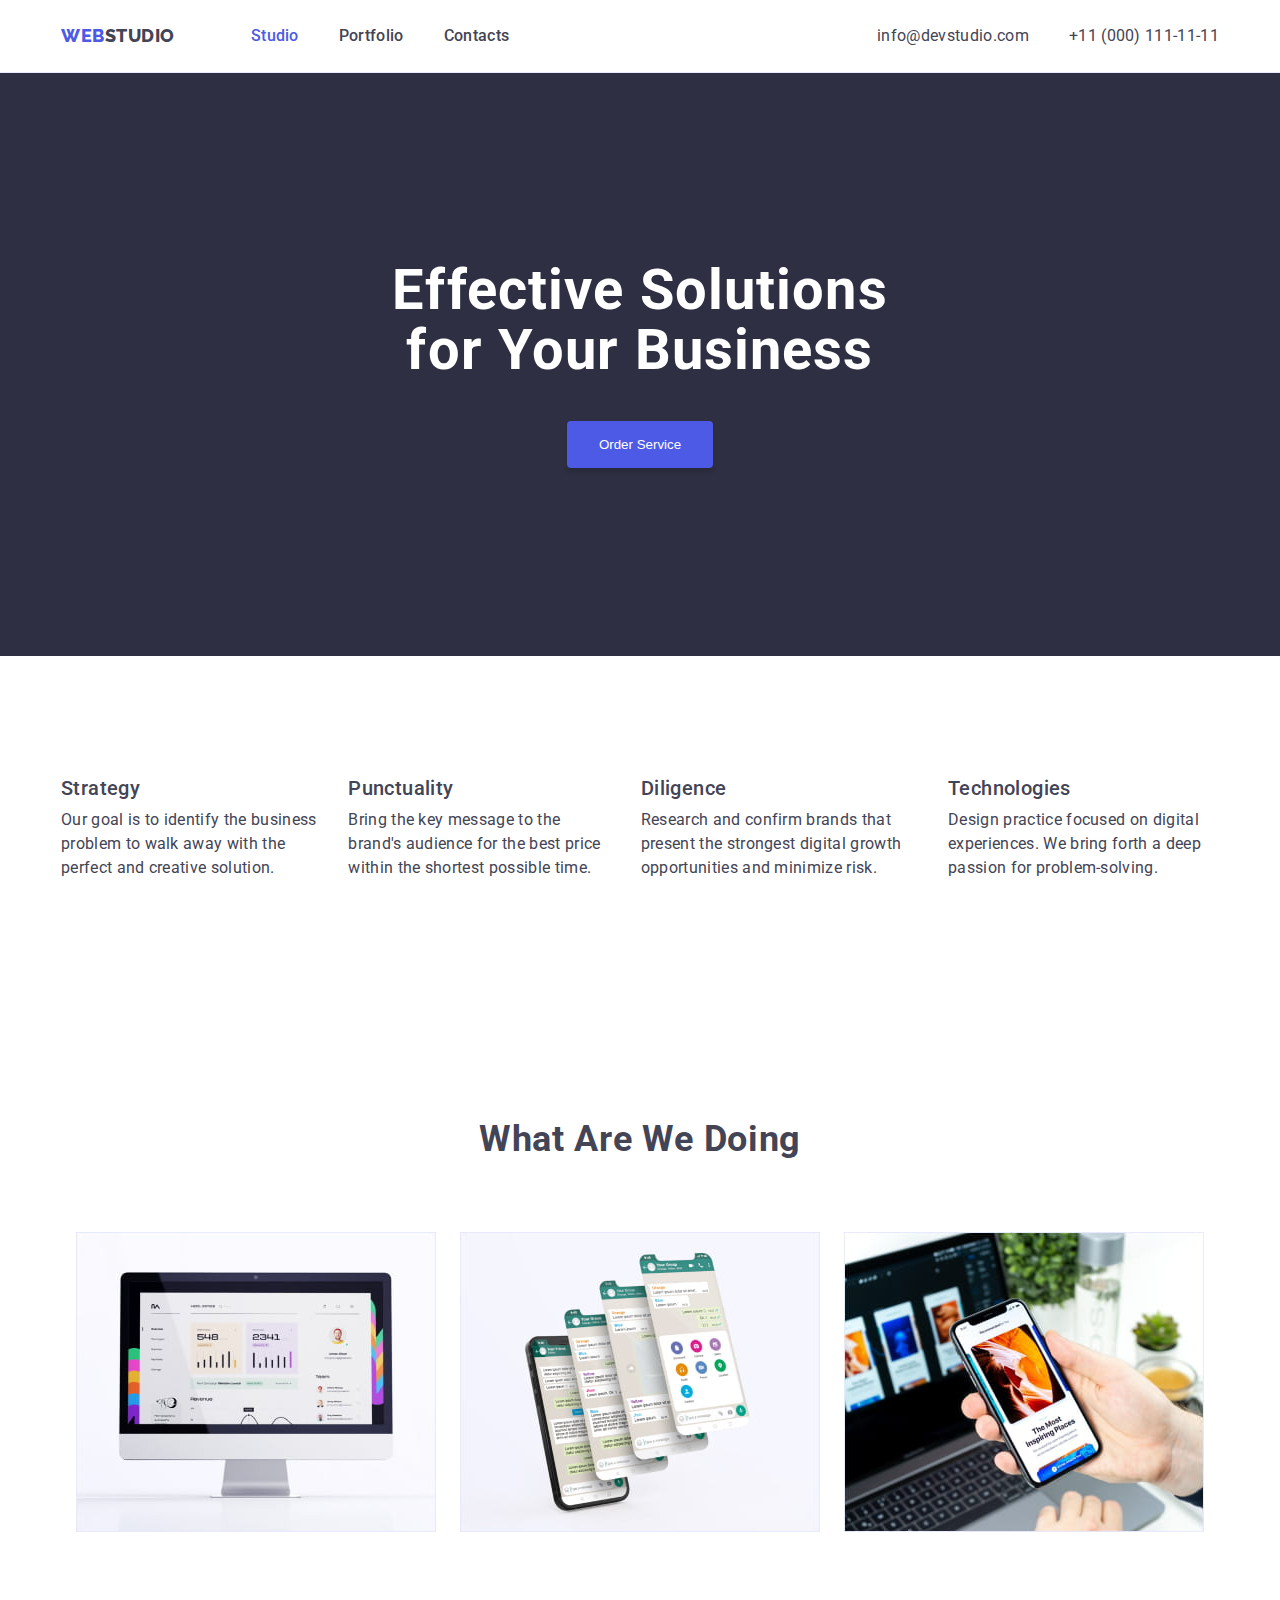
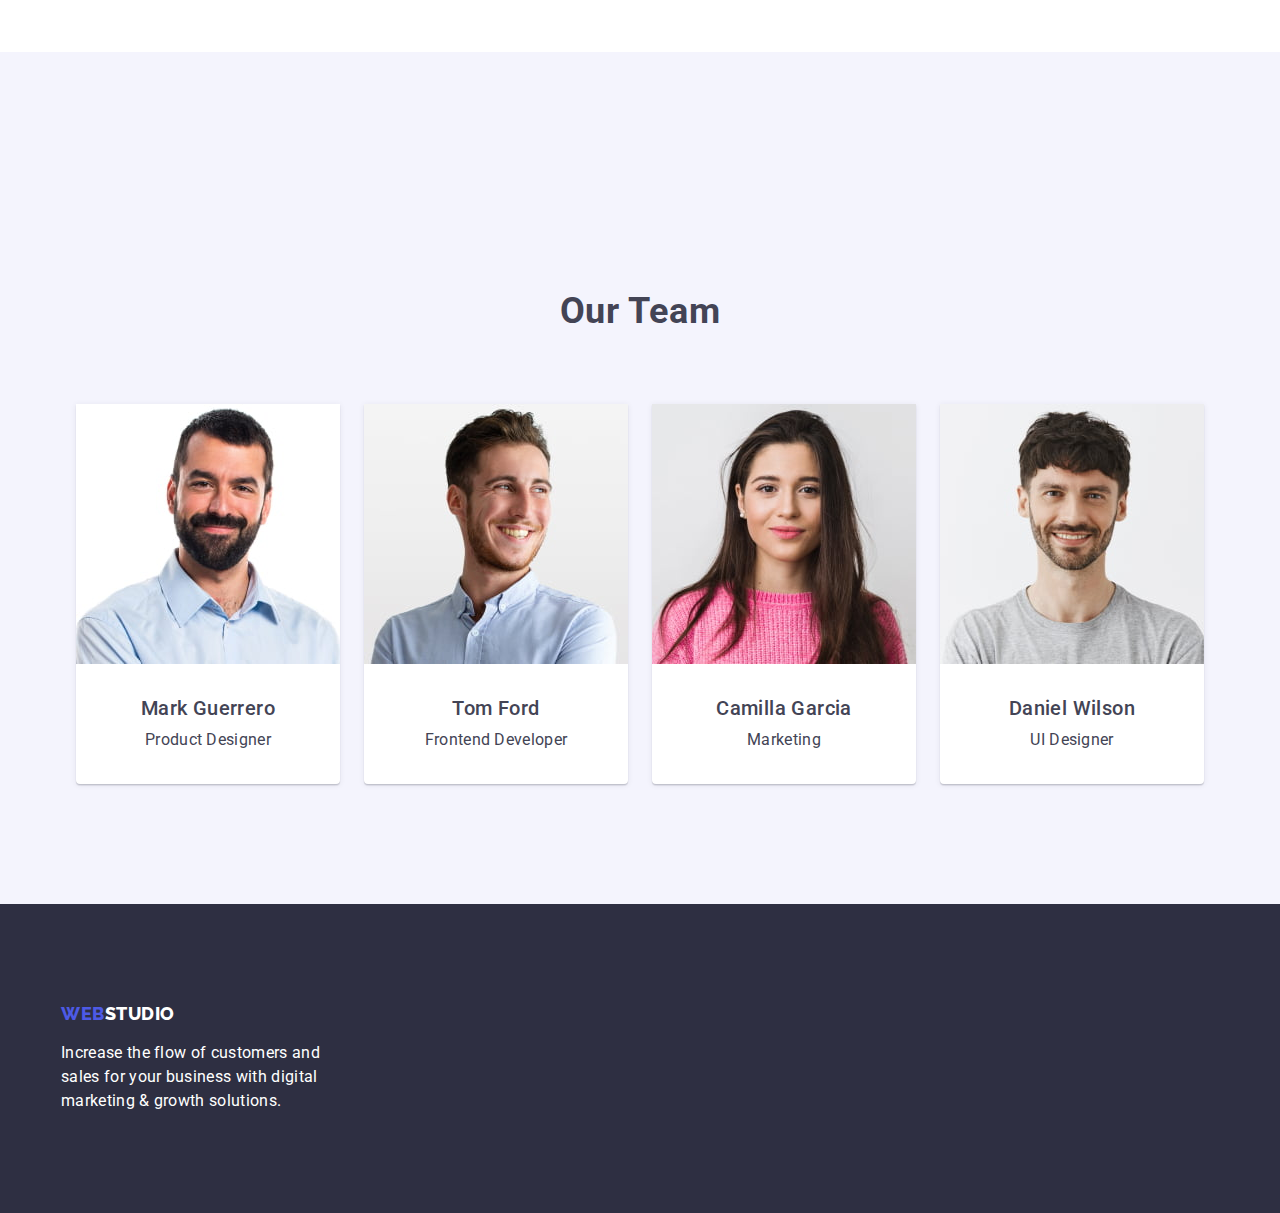
<file: index.html>
<!DOCTYPE html>
<html lang="en">
<head>
    <meta charset="UTF-8">
    <meta name="viewport" content="width=device-width, initial-scale=1.0">
    <title>Web Studio</title>
    <link rel="preconnect" href="https://fonts.googleapis.com">
    <link rel="preconnect" href="https://fonts.gstatic.com" crossorigin>
    <link href="https://fonts.googleapis.com/css2?family=Raleway:wght@800&family=Roboto:wght@400;500;700;900&display=swap"
        rel="stylesheet">
    <link rel="stylesheet" href="https://cdnjs.cloudflare.com/ajax/libs/modern-normalize/2.0.0/modern-normalize.css" integrity="sha512-gA2Bvu0/hw4oj0Lp8ZHjK+o3S4BE5m8d/wNVy6ktKLhHKPpWLQwv9ixzuWirWOakoJqlBdePq2NhoCaUOQ5npQ==" crossorigin="anonymous" referrerpolicy="no-referrer" />
    <link rel="stylesheet" href="css/styles.css">
</head>
<body>
    <header class="header">
        <div class="nav-container container">
            <nav class="nav-bar">
                <a href="#" class="nav-logo logo link"><span class="highlight">Web</span>studio</a>
                <ul class="nav-list list">
                    <li class="nav-item">
                        <a href="#" class="nav-link link highlight">Studio</a>
                    </li>
                    <li class="nav-item">
                        <a href="portfolio.html" class="nav-link link">Portfolio</a>
                    </li>
                    <li class="nav-item">
                        <a href="#" class="nav-link link">Contacts</a>
                    </li>
                </ul>
            </nav>
            
            <ul class="header-contact-list list">
                <li class="header-item">
                    <a href="mailto:info@devstudio.com" class="header-contact-link link">info@devstudio.com</a>
                </li>
                <li class="header-item">
                    <a href="tel:+110001111111" class="header-contact-link link">+11 (000) 111-11-11</a>
                </li>
            </ul>    
        </div>
    </header>
    
    <main>
        <section class="hero-section">
            <div class="hero-container container">
                <h1 class="hero-header header-one">
                    Effective Solutions <br> for Your Business
                </h1>
                <button type="button" class="header-button button"> Order Service</button>
            </div>
        </section>

        <section class="section-one section">
            <div class="section-one-container container">
                <ul class="section-one-list list">
                    <li class="section-one-item">
                        <h3 class="section-one-header header-three">Strategy</h3>
                        <p>
                            Our goal is to identify the business problem to walk away with the perfect and creative solution. 
                        </p>
                    </li>
                    <li class="section-one-item">
                        <h3 class="section-one-header header-three">Punctuality</h3>
                        <p>
                            Bring the key message to the brand's audience for the best price within the shortest possible time.
                        </p>
                    </li>
                    <li class="section-one-item">
                        <h3 class="section-one-header header-three">Diligence</h3>
                        <p>
                            Research and confirm brands that present the strongest digital growth opportunities and minimize risk.
                        </p>
                        
                    </li>
                    <li class="section-one-item">
                        <h3 class="section-one-header header-three">Technologies</h3>
                        <p>
                            Design practice focused on digital experiences. We bring forth a deep passion for problem-solving.
                        </p>
                        
                    </li>
                </ul>
            </div>
        </section>

        <section class="section-two section">
            <div class="section-two-container container">
                <h2 class="section-two-header header-two">What are we doing</h2>
                <ul class="section-two-list list">
                    <li class="section-two-item">
                        <img src="images/desktop.jpg" alt="desktop image" width="360" class="section-two-image image">
                    </li>
                    <li class="section-two-item">
                        <img src="images/phone.jpg" alt="phone image" width="360" class="section-two-image image">
                    </li>
                    <li class="section-two-item">
                        <img src="images/laptop.jpg" alt="laptop image" width="360" class="section-two-image image">
                    </li>
                </ul>
            </div>
        </section>

        <section class="section-three section">
            <h2 class="section-three-header header-two">Our team</h2>
            <ul class="section-three-list list">
                <li class="section-three-item">
                    <img src="images/mark.jpg" alt="Mark Guerrero" width="264" class="section-three-image image">
                    <div class="team-card">
                        <h2 class="team-name header-three">Mark Guerrero</h2>
                        <p>Product Designer</p>
                    </div>
                </li>
                <li class="section-three-item">
                    <img src="images/tom.jpg" alt="Tom Ford" width="264" class="section-three-image image">
                    <div class="team-card">
                        <h2 class="team-name header-three">Tom Ford</h2>
                        <p>Frontend Developer</p>
                    </div>
                </li>
                <li class="section-three-item">
                    <img src="images/camilla.jpg" alt="Camilla Garcia" width="264" class="section-three-image image">
                    <div class="team-card">
                        <h2 class="team-name header-three">Camilla Garcia</h2>
                        <p>Marketing</p>
                    </div>
                </li>
                <li class="section-three-item">
                    <img src="images/daniel.jpg" alt="Daniel Wilson" width="264" class="section-three-image image">
                    <div class="team-card">
                        <h2 class="team-name header-three">Daniel Wilson</h2>
                        <p>UI Designer</p>
                    </div>
                </li>
            </ul>
        </section>
    </main>

    <footer class="footer-section">
        <div class="footer-container container">
            <a href="#" class="footer-logo logo link"><span class="highlight">WEB</span>STUDIO</a>
            <p>Increase the flow of customers and <br>sales for your business with digital<br> marketing & growth solutions.</p>
        </div>
    </footer>
</body>
</html>
</file>
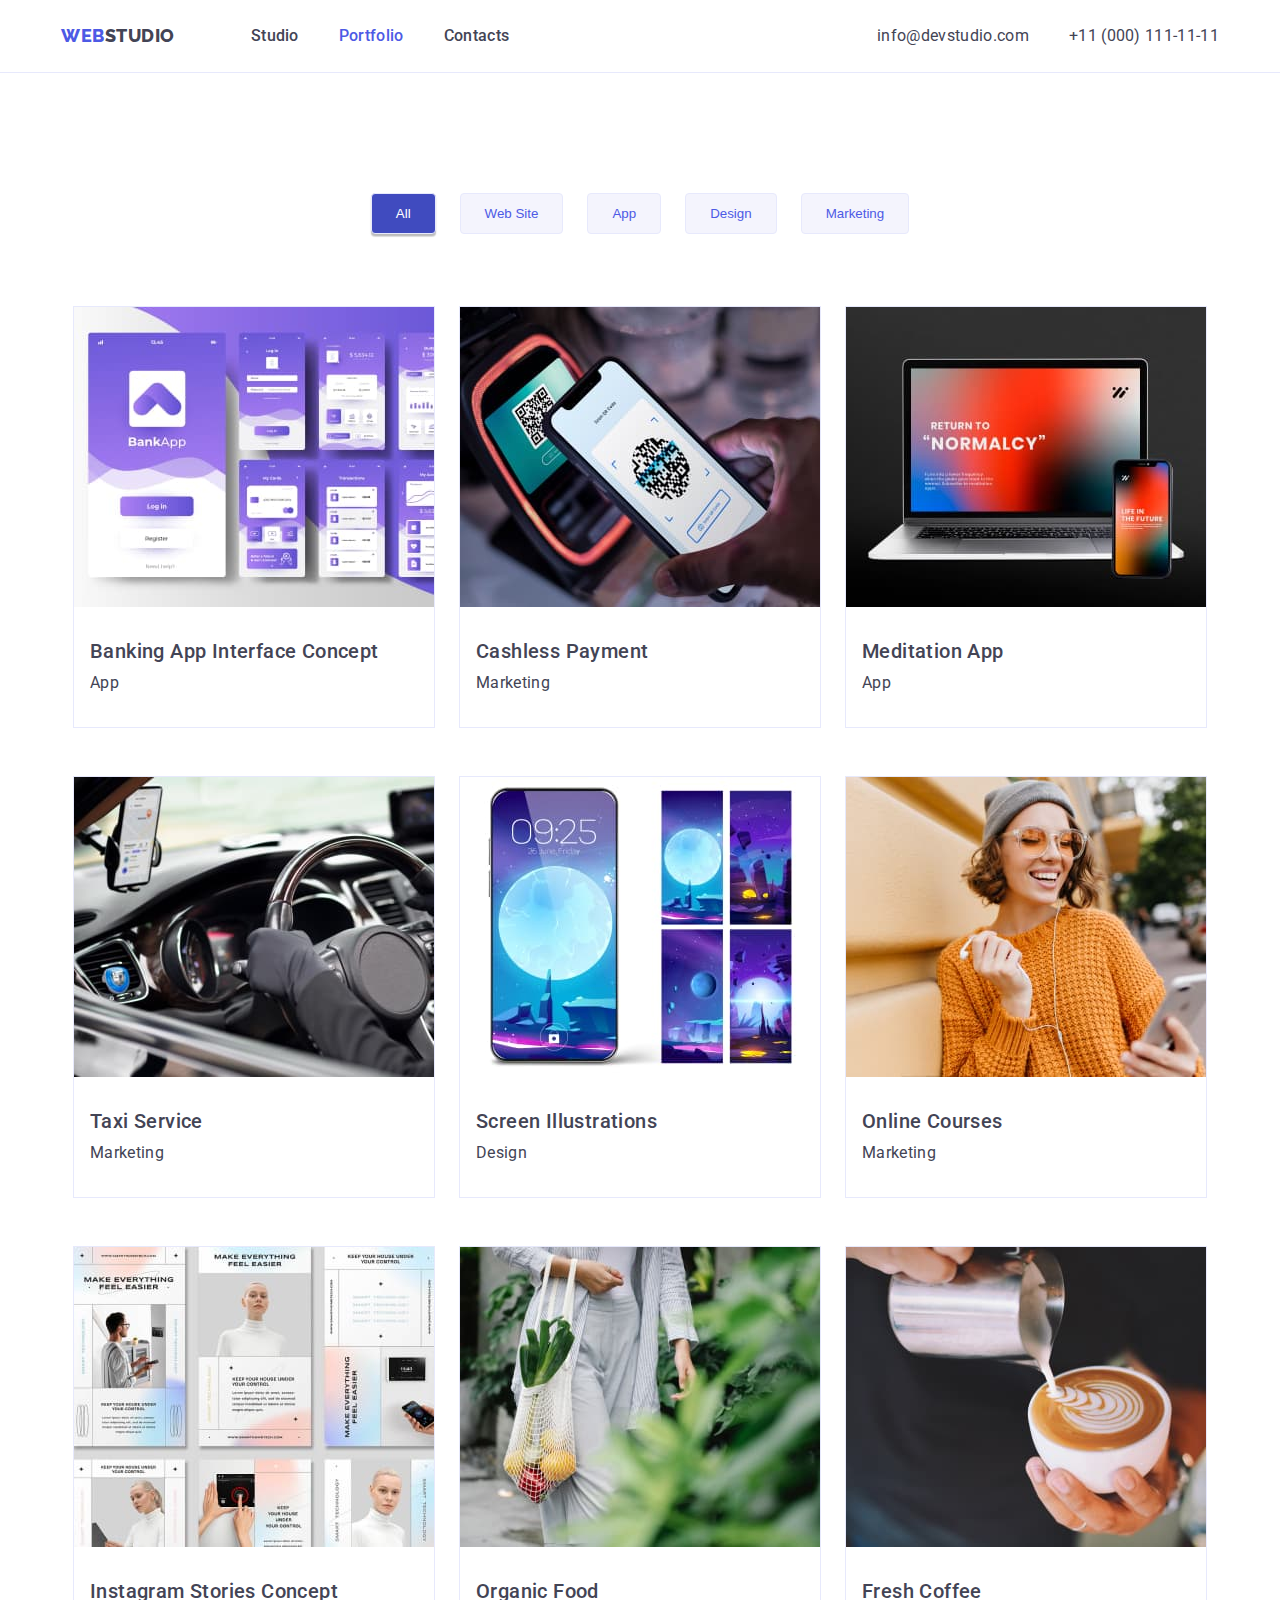
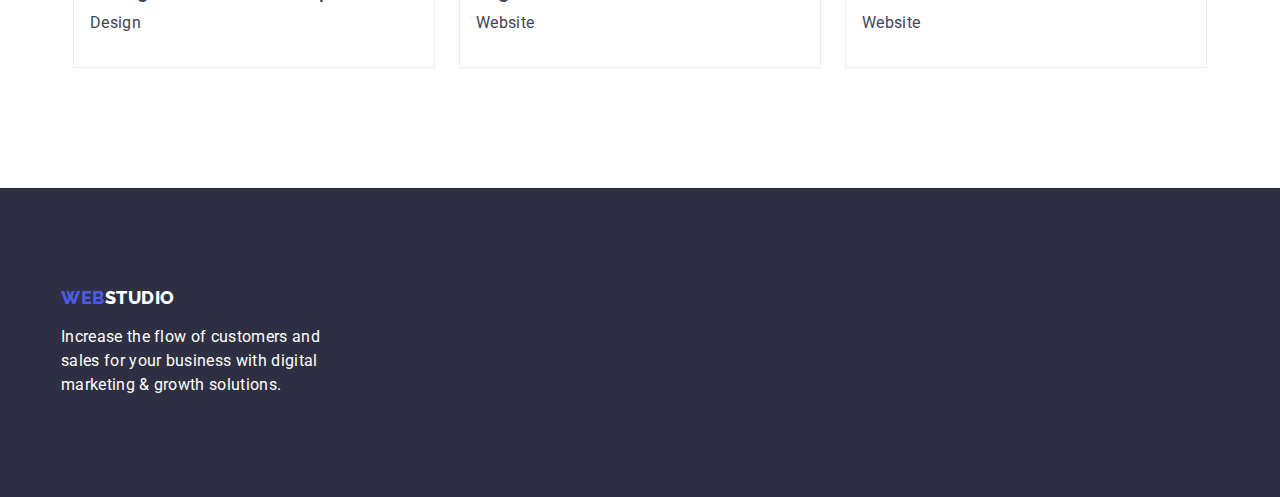
<file: portfolio.html>
<!DOCTYPE html>
<html lang="en">
<head>
    <meta charset="UTF-8">
    <meta name="viewport" content="width=device-width, initial-scale=1.0">
    <title>Portfolio</title>
    <link rel="preconnect" href="https://fonts.googleapis.com">
    <link rel="preconnect" href="https://fonts.gstatic.com" crossorigin>
    <link href="https://fonts.googleapis.com/css2?family=Raleway:wght@800&family=Roboto:wght@400;500;700;900&display=swap"
        rel="stylesheet">
    <link rel="stylesheet" href="https://cdnjs.cloudflare.com/ajax/libs/modern-normalize/2.0.0/modern-normalize.css"
        integrity="sha512-gA2Bvu0/hw4oj0Lp8ZHjK+o3S4BE5m8d/wNVy6ktKLhHKPpWLQwv9ixzuWirWOakoJqlBdePq2NhoCaUOQ5npQ=="
        crossorigin="anonymous" referrerpolicy="no-referrer" />
    <link rel="stylesheet" href="css/styles.css">

</head>
<body>
    <header class="header">
        <div class="nav-container container">
            <nav class="nav-bar">
                <a href="index.html" class="nav-logo logo link"><span class="highlight">Web</span>studio</a>
                <ul class="nav-list list">
                    <li class="nav-item">
                        <a href="index.html" class="nav-link link">Studio</a>
                    </li>
                    <li class="nav-item">
                        <a href="#" class="nav-link link highlight">Portfolio</a>
                    </li>
                    <li class="nav-item">
                        <a href="#" class="nav-link link">Contacts</a>
                    </li>
                </ul>
            </nav>
    
            <ul class="header-contact-list list">
                <li class="header-item">
                    <a href="mailto:info@devstudio.com" class="header-contact-link link">info@devstudio.com</a>
                </li>
                <li class="header-item">
                    <a href="tel:+110001111111" class="header-contact-link link">+11 (000) 111-11-11</a>
                </li>
            </ul>
        </div>
    </header>
    
    <main>
        <section class="section">
            <ul class="filter-list list">
                <li class="filter-item">
                    <button class="filter-button button active" type="button">All</button>
                </li>
                <li class="filter-item">
                    <button class="filter-button button" type="button">Web Site</button>
                </li>
                <li class="filter-item">
                    <button class="filter-button button" type="button">App</button>
                </li>
                <li class="filter-item">
                    <button class="filter-button button" type="button">Design</button>
                </li>
                <li class="filter-item">
                    <button class="filter-button button" type="button">Marketing</button>
                </li>
            </ul>
            
            <ul class="project-list list">
                <li class="project-item">
                    <img src="images/bank-app.jpg" alt="Banking App Interface Concept" width="360" class="image">
                    <div class="project-card">
                    <h2 class="card-header header-three">Banking App Interface Concept</h2>
                        <p>App</p>
                    </div>
                </li>
                <li class="project-item">
                    <img src="images/scan.jpg" alt="Cashless Payment" width="360" class="image">
                    <div class="project-card">
                        <h2 class="card-header header-three">Cashless Payment</h2>
                        <p>Marketing</p>
                    </div>
                </li>
                <li class="project-item">
                    <img src="images/meditation.jpg" alt="Meditation App" width="360" class="image">
                    <div class="project-card">
                        <h2 class="card-header header-three">Meditation App</h2>
                        <p>App</p>
                    </div>
                </li>

                <li class="project-item">
                    <img src="images/taxi.jpg" alt="Taxi Service" width="360" class="image">
                    <div class="project-card">
                        <h2 class="card-header header-three">Taxi Service</h2>
                        <p>Marketing</p>
                    </div>
                </li>
                <li class="project-item">
                    <img src="images/wallpaper.jpg" alt="Screen Illustrations" width="360" class="image">
                    <div class="project-card">
                        <h2 class="card-header header-three">Screen Illustrations</h2>
                        <p>Design</p>
                    </div>
                </li>
                <li class="project-item">
                    <img src="images/ol-courses.jpg" alt="Online Courses" width="360" class="image">
                    <div class="project-card">
                        <h2 class="card-header header-three">Online Courses</h2>
                        <p>Marketing</p>
                    </div>
                </li>
                <li class="project-item">
                    <img src="images/ig-concept.jpg" alt="Instagram Stories Concept" width="360" class="image">
                    <div class="project-card">
                        <h2 class="card-header header-three">Instagram Stories Concept</h2>
                        <p>Design</p>
                    </div>
                </li>
                <li class="project-item">
                    <img src="images/fruits.jpg" alt="Organic Food" width="360" class="image">
                    <div class="project-card">
                        <h2 class="card-header header-three">Organic Food</h2>
                        <p>Website</p>
                    </div>
                </li>
                <li class="project-item">
                    <img src="images/coffee.jpg" alt="Fresh Coffee" width="360" class="image">
                    <div class="project-card">
                        <h2 class="card-header header-three">Fresh Coffee</h2>
                        <p>Website</p>
                    </div>
                </li>
            </ul>
        </section>
    </main>
    
    <footer class="footer-section">
        <div class="footer-container container">
            <a href="index.html" class="footer-logo logo link"><span class="highlight">WEB</span>STUDIO</a>
            <p>Increase the flow of customers and <br>sales for your business with digital<br> marketing & growth solutions.
            </p>
        </div>
    </footer>
</body>
</html>
</file>
<file: css/styles.css>
:root
{
    --Iris: #4d5ae5;
    --Ocean: #404bbf;
    --White: #ffffff;
    --Slate: #434455;
    --Cornflower: #E7E9FC;
    --Navy-Blue: #2E2F42;
    --Cloud: #f4f4fd;
}

*
{
    margin: 0;
    padding: 0;
}

body
{
    font-family: 'roboto', sans-serif;
    font-size: 16px;
    font-style: normal;
    font-weight: 400;
    line-height: 1.5;
    letter-spacing: 0.32px;
    color: var(--Slate);
}

/* GENERAL STYLE */
.link 
{
    text-decoration: none;
    color: inherit;
}

.button 
{
    border: none;
    border-radius: 4px;
    color: inherit;
    cursor: pointer;
}

.logo
{
    font-family: 'raleway', sans-serif;
    font-size: 18px;
    font-weight: 800;
    line-height: 1.16;
    letter-spacing: 0.54px;
    text-transform: uppercase;
}

.list 
{
    list-style: none;
}

.header-one 
{
    font-size: 56px;
    font-weight: 700;
    line-height: 1.07;
    letter-spacing: 1.12px;
    text-align: center;
}

.header-two 
{
    font-size: 36px;
    font-weight: 700;
    line-height: 1.11;
    letter-spacing: 0.72px;
    text-align: center;
    text-transform: capitalize;
}

.header-three 
{
    font-size: 20px;
    font-weight: 500;
    line-height: 1.2;
    letter-spacing: 0.4px;
}

.section
{
    padding: 120px 0;
}

.image
{
    display: block;
    max-width: 100%; 
    height: auto;
}

.container 
{
    max-width: 1158px;
    padding: 0 15px;
    margin: 0 auto;
}

/* HEADER */
.header
{
    border-bottom: 1px solid var(--Cornflower);
    background-color: var(--White);
}

.nav-container
{
    display: flex;
    justify-content: space-between;
}

.nav-bar
{
    display: flex;
    align-items: center;  
    padding: 24px 0;
}

.nav-logo
{
    margin-right: 76px;
}

.nav-list
{
    display: flex;
    gap: 40px;
}

.nav-link
{
    font-weight: 500;
}

.header-contact-list
{
    display: flex;
    padding: 24px 0;
    gap: 40px;
}

.nav-link:hover,
.nav-link:focus,
.header-contact-link:hover,
.header-contact-link:focus,
.highlight
{
    color: var(--Iris);
    outline: none;
}

/* MAIN */

/* Header */
.hero-section
{
    display: flex;
    background-color: var(--Navy-Blue);
    justify-content: center;
    align-content: center;
    color: var(--White);
    padding: 188px 0;
    text-align: center;
}

.hero-header
{
    margin-bottom: 40px;
}

.header-button
{
    background-color: var(--Iris);
    padding: 16px 32px;
    box-shadow: 0px 4px 4px 0px rgba(0, 0, 0, 0.15);
}

/* Section One */
.section-one-list
{
    display: flex;
    justify-content: center;
    gap: 24px;
}

.section-one-header
{
    margin-bottom: 8px;
}

/* Section Two */
.section-two-header
{
    margin-bottom: 72px;
}

.section-two-list
{
    display: flex;
    justify-content: center;
    gap: 24px;
}

/* Section Three */
.section-three
{
    background-color: var(--Cloud);
}

.section-three-header
{
    margin: 120px 0 72px;
}

.section-three-list
{
    display: flex;
    justify-content: center;
    gap: 24px;
}

.section-three-item
{
    border-radius: 0px 0px 4px 4px;
    background-color: var(--WHITE, #FFF);
    box-shadow: 0px 2px 1px 0px rgba(46, 47, 66, 0.08), 0px 1px 1px 0px rgba(46, 47, 66, 0.16), 0px 1px 6px 0px rgba(46, 47, 66, 0.08);
}

.team-card
{
    text-align: center;
    padding: 32px 0;
}

.team-name
{
    margin-bottom: 8px;
}

/* Portfolio Page */

.filter-list
{
    display: flex;
    justify-content: center;
    margin-bottom: 72px;
    gap: 24px;
}

.filter-button
{
    padding: 12px 24px;
    border: 1px solid var(--Cornflower);
    background-color: var(--Cloud);
    color: var(--Iris);
}

.active 
{
    color: white;
    background-color: var(--OCEAN, #404BBF);
    box-shadow: 0px 2px 2px 0px rgba(0, 0, 0, 0.12), 0px 2px 1px 0px rgba(0, 0, 0, 0.08), 0px 3px 1px 0px rgba(0, 0, 0, 0.10);
}

.project-list
{
    display: flex;
    flex-wrap: wrap;
    justify-content: center;
    gap: 48px 24px;
}

.project-item
{
    border: 1px solid var(--Cornflower);
    background-color: var(--White);
}

.project-card
{
    padding: 32px 16px;
}

.card-header
{
    padding-bottom: 8px;
}

/* FOOTER */
.footer-section
{
    padding: 100px 0px;
}

footer
{
    color: var(--White);
    background-color: var(--Navy-Blue);
}

.footer-logo
{
    display: block;
    margin-bottom: 16px;
    color:inherit;
}
</file>
